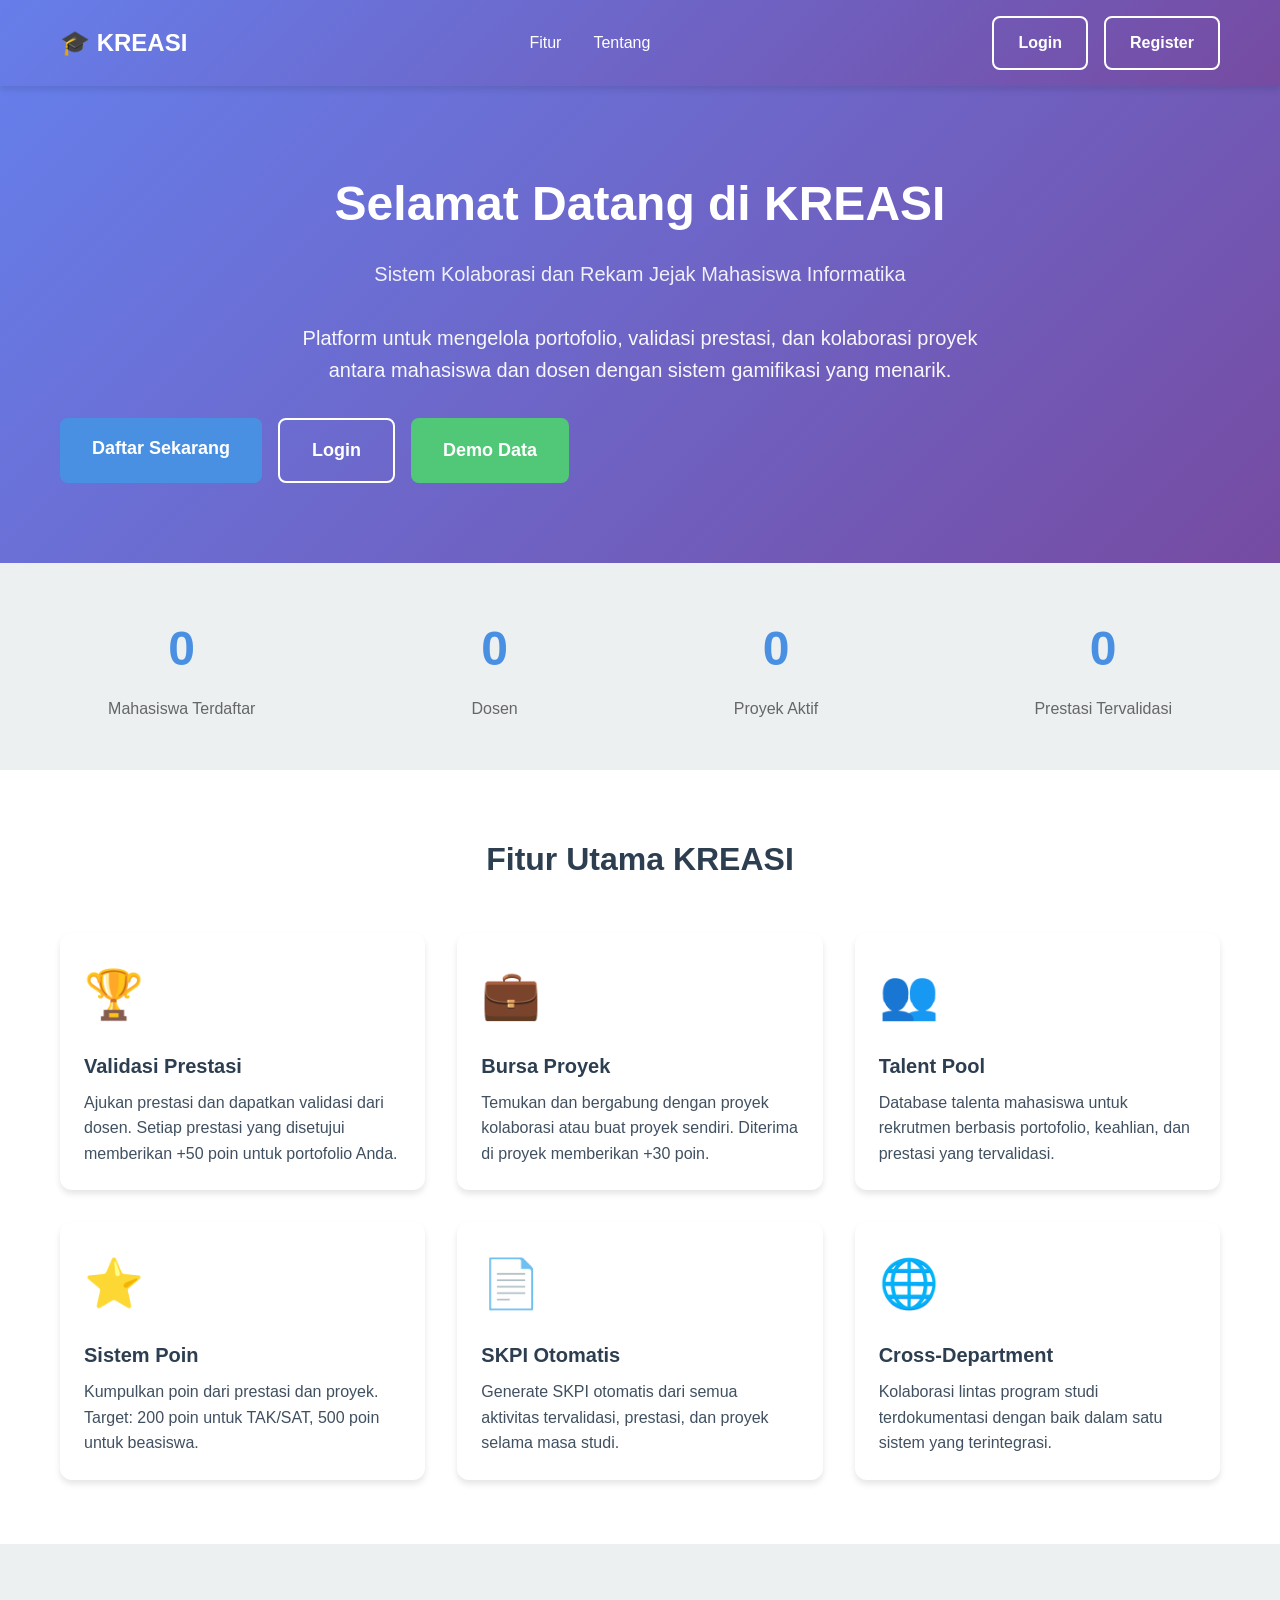
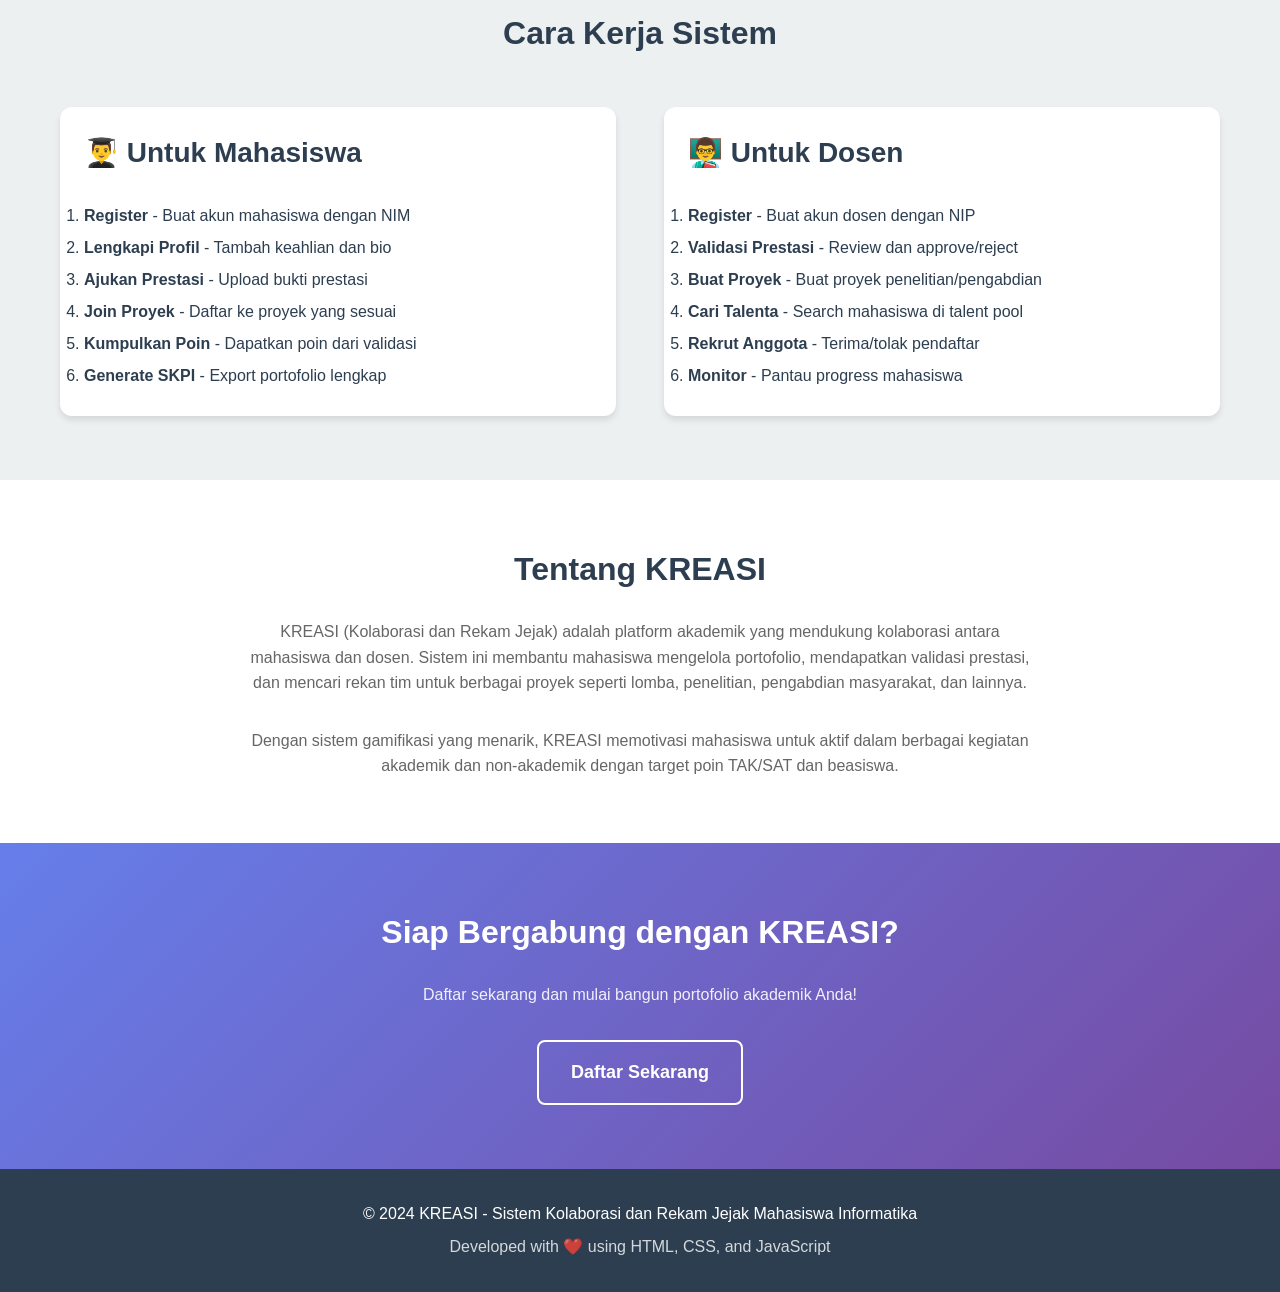
<file: PROJEK/index.html>
<!DOCTYPE html>
<html lang="id">
<head>
    <meta charset="UTF-8">
    <meta name="viewport" content="width=device-width, initial-scale=1.0">
    <title>KREASI - Sistem Kolaborasi dan Rekam Jejak Mahasiswa Informatika</title>
    <link rel="stylesheet" href="css/style.css">
</head>
<body>
    <!-- Navbar -->
    <nav class="navbar">
        <div class="container">
            <a href="index.html" class="navbar-brand">
                🎓 KREASI
            </a>
            <ul class="navbar-menu">
                <li><a href="#features">Fitur</a></li>
                <li><a href="#about">Tentang</a></li>
            </ul>
            <div class="nav-user">
                <a href="pages/login.html" class="btn btn-outline">Login</a>
                <a href="pages/register.html" class="btn btn-outline">Register</a>
            </div>
        </div>
    </nav>

    <!-- Hero Section -->
    <section class="hero">
        <div class="container">
            <h1>Selamat Datang di KREASI</h1>
            <p class="mb-4">Sistem Kolaborasi dan Rekam Jejak Mahasiswa Informatika</p>
            <p style="max-width: 700px; margin: 0 auto 2rem; opacity: 0.95;">
                Platform untuk mengelola portofolio, validasi prestasi, dan kolaborasi proyek 
                antara mahasiswa dan dosen dengan sistem gamifikasi yang menarik.
            </p>
            <div class="d-flex gap-2 justify-center">
                <a href="pages/register.html" class="btn btn-lg btn-primary">Daftar Sekarang</a>
                <a href="pages/login.html" class="btn btn-lg btn-outline">Login</a>
                <button onclick="createDemoData()" class="btn btn-lg btn-secondary">Demo Data</button>
            </div>
        </div>
    </section>

    <!-- Stats Section -->
    <section class="stats">
        <div class="stat-item">
            <h3 id="stat-mahasiswa">0</h3>
            <p>Mahasiswa Terdaftar</p>
        </div>
        <div class="stat-item">
            <h3 id="stat-dosen">0</h3>
            <p>Dosen</p>
        </div>
        <div class="stat-item">
            <h3 id="stat-proyek">0</h3>
            <p>Proyek Aktif</p>
        </div>
        <div class="stat-item">
            <h3 id="stat-prestasi">0</h3>
            <p>Prestasi Tervalidasi</p>
        </div>
    </section>

    <!-- Features Section -->
    <section id="features" style="padding: 4rem 0; background: white;">
        <div class="container">
            <h2 class="text-center mb-5">Fitur Utama KREASI</h2>
            <div class="grid grid-3">
                <!-- Feature 1 -->
                <div class="card">
                    <div class="card-icon">🏆</div>
                    <h3 class="card-title">Validasi Prestasi</h3>
                    <p class="card-text">
                        Ajukan prestasi dan dapatkan validasi dari dosen. Setiap prestasi yang 
                        disetujui memberikan +50 poin untuk portofolio Anda.
                    </p>
                </div>

                <!-- Feature 2 -->
                <div class="card">
                    <div class="card-icon">💼</div>
                    <h3 class="card-title">Bursa Proyek</h3>
                    <p class="card-text">
                        Temukan dan bergabung dengan proyek kolaborasi atau buat proyek sendiri. 
                        Diterima di proyek memberikan +30 poin.
                    </p>
                </div>

                <!-- Feature 3 -->
                <div class="card">
                    <div class="card-icon">👥</div>
                    <h3 class="card-title">Talent Pool</h3>
                    <p class="card-text">
                        Database talenta mahasiswa untuk rekrutmen berbasis portofolio, keahlian, 
                        dan prestasi yang tervalidasi.
                    </p>
                </div>

                <!-- Feature 4 -->
                <div class="card">
                    <div class="card-icon">⭐</div>
                    <h3 class="card-title">Sistem Poin</h3>
                    <p class="card-text">
                        Kumpulkan poin dari prestasi dan proyek. Target: 200 poin untuk TAK/SAT, 
                        500 poin untuk beasiswa.
                    </p>
                </div>

                <!-- Feature 5 -->
                <div class="card">
                    <div class="card-icon">📄</div>
                    <h3 class="card-title">SKPI Otomatis</h3>
                    <p class="card-text">
                        Generate SKPI otomatis dari semua aktivitas tervalidasi, prestasi, 
                        dan proyek selama masa studi.
                    </p>
                </div>

                <!-- Feature 6 -->
                <div class="card">
                    <div class="card-icon">🌐</div>
                    <h3 class="card-title">Cross-Department</h3>
                    <p class="card-text">
                        Kolaborasi lintas program studi terdokumentasi dengan baik dalam satu 
                        sistem yang terintegrasi.
                    </p>
                </div>
            </div>
        </div>
    </section>

    <!-- How It Works -->
    <section id="how" style="padding: 4rem 0; background: var(--light-color);">
        <div class="container">
            <h2 class="text-center mb-5">Cara Kerja Sistem</h2>
            <div class="grid grid-2" style="gap: 3rem;">
                <!-- Mahasiswa Flow -->
                <div class="card">
                    <h3 class="mb-3">👨‍🎓 Untuk Mahasiswa</h3>
                    <ol style="line-height: 2;">
                        <li><strong>Register</strong> - Buat akun mahasiswa dengan NIM</li>
                        <li><strong>Lengkapi Profil</strong> - Tambah keahlian dan bio</li>
                        <li><strong>Ajukan Prestasi</strong> - Upload bukti prestasi</li>
                        <li><strong>Join Proyek</strong> - Daftar ke proyek yang sesuai</li>
                        <li><strong>Kumpulkan Poin</strong> - Dapatkan poin dari validasi</li>
                        <li><strong>Generate SKPI</strong> - Export portofolio lengkap</li>
                    </ol>
                </div>

                <!-- Dosen Flow -->
                <div class="card">
                    <h3 class="mb-3">👨‍🏫 Untuk Dosen</h3>
                    <ol style="line-height: 2;">
                        <li><strong>Register</strong> - Buat akun dosen dengan NIP</li>
                        <li><strong>Validasi Prestasi</strong> - Review dan approve/reject</li>
                        <li><strong>Buat Proyek</strong> - Buat proyek penelitian/pengabdian</li>
                        <li><strong>Cari Talenta</strong> - Search mahasiswa di talent pool</li>
                        <li><strong>Rekrut Anggota</strong> - Terima/tolak pendaftar</li>
                        <li><strong>Monitor</strong> - Pantau progress mahasiswa</li>
                    </ol>
                </div>
            </div>
        </div>
    </section>

    <!-- About Section -->
    <section id="about" style="padding: 4rem 0; background: white;">
        <div class="container text-center">
            <h2 class="mb-3">Tentang KREASI</h2>
            <p style="max-width: 800px; margin: 0 auto 2rem; color: #666;">
                KREASI (Kolaborasi dan Rekam Jejak) adalah platform akademik yang mendukung 
                kolaborasi antara mahasiswa dan dosen. Sistem ini membantu mahasiswa mengelola 
                portofolio, mendapatkan validasi prestasi, dan mencari rekan tim untuk berbagai 
                proyek seperti lomba, penelitian, pengabdian masyarakat, dan lainnya.
            </p>
            <p style="max-width: 800px; margin: 0 auto; color: #666;">
                Dengan sistem gamifikasi yang menarik, KREASI memotivasi mahasiswa untuk aktif 
                dalam berbagai kegiatan akademik dan non-akademik dengan target poin TAK/SAT dan beasiswa.
            </p>
        </div>
    </section>

    <!-- CTA Section -->
    <section style="padding: 4rem 0; background: var(--gradient-1); color: white; text-align: center;">
        <div class="container">
            <h2 class="mb-3">Siap Bergabung dengan KREASI?</h2>
            <p class="mb-4" style="opacity: 0.9;">
                Daftar sekarang dan mulai bangun portofolio akademik Anda!
            </p>
            <a href="pages/register.html" class="btn btn-lg btn-outline">Daftar Sekarang</a>
        </div>
    </section>

    <!-- Footer -->
    <footer>
        <div class="container">
            <p>&copy; 2024 KREASI - Sistem Kolaborasi dan Rekam Jejak Mahasiswa Informatika</p>
            <p style="margin-top: 0.5rem; opacity: 0.8;">
                Developed with ❤️ using HTML, CSS, and JavaScript
            </p>
        </div>
    </footer>

    <!-- Scripts -->
    <script src="js/app.js"></script>
    <script>
        // Update stats on page load
        window.addEventListener('load', function() {
            const stats = getSystemStats();
            document.getElementById('stat-mahasiswa').textContent = stats.totalMahasiswa;
            document.getElementById('stat-dosen').textContent = stats.totalDosen;
            document.getElementById('stat-proyek').textContent = stats.totalProyek;
            document.getElementById('stat-prestasi').textContent = stats.totalPrestasi;
        });
    </script>
</body>
</html>
</file>
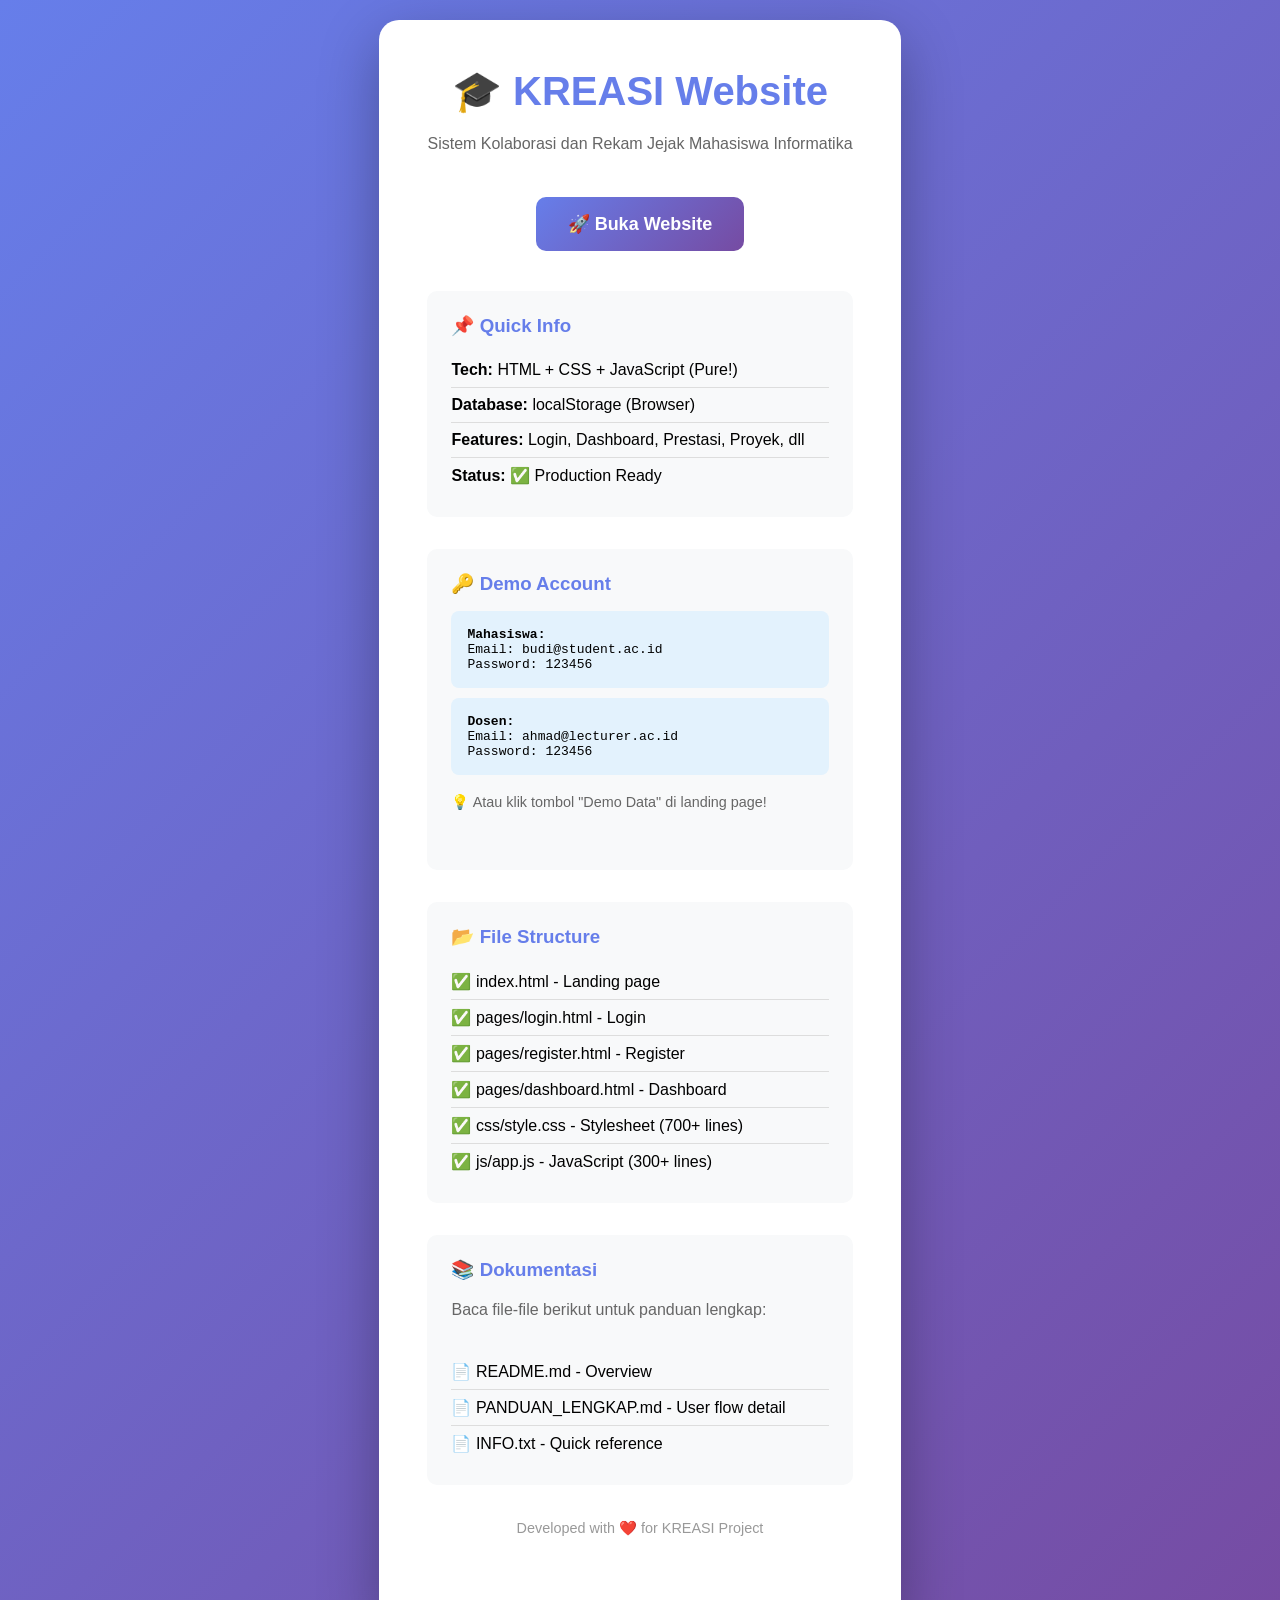
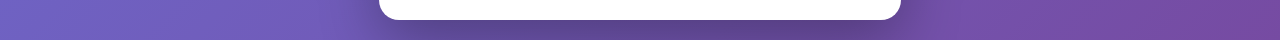
<file: PROJEK/BUKA_WEBSITE.html>
<!DOCTYPE html>
<html lang="id">
<head>
    <meta charset="UTF-8">
    <meta name="viewport" content="width=device-width, initial-scale=1.0">
    <title>Buka Website KREASI</title>
    <style>
        * {
            margin: 0;
            padding: 0;
            box-sizing: border-box;
        }
        body {
            font-family: 'Segoe UI', Tahoma, Geneva, Verdana, sans-serif;
            background: linear-gradient(135deg, #667eea 0%, #764ba2 100%);
            min-height: 100vh;
            display: flex;
            justify-content: center;
            align-items: center;
            padding: 20px;
        }
        .container {
            background: white;
            padding: 3rem;
            border-radius: 20px;
            box-shadow: 0 20px 60px rgba(0,0,0,0.3);
            max-width: 600px;
            text-align: center;
        }
        h1 {
            color: #667eea;
            margin-bottom: 1rem;
            font-size: 2.5rem;
        }
        p {
            color: #666;
            margin-bottom: 2rem;
            line-height: 1.6;
        }
        .btn {
            display: inline-block;
            padding: 1rem 2rem;
            margin: 0.5rem;
            background: linear-gradient(135deg, #667eea 0%, #764ba2 100%);
            color: white;
            text-decoration: none;
            border-radius: 10px;
            font-size: 1.125rem;
            font-weight: 600;
            transition: transform 0.3s, box-shadow 0.3s;
            cursor: pointer;
            border: none;
        }
        .btn:hover {
            transform: translateY(-3px);
            box-shadow: 0 10px 20px rgba(0,0,0,0.2);
        }
        .info-box {
            background: #f8f9fa;
            padding: 1.5rem;
            border-radius: 10px;
            margin: 2rem 0;
            text-align: left;
        }
        .info-box h3 {
            color: #667eea;
            margin-bottom: 1rem;
        }
        .info-box ul {
            list-style: none;
            padding-left: 0;
        }
        .info-box li {
            padding: 0.5rem 0;
            border-bottom: 1px solid #ddd;
        }
        .info-box li:last-child {
            border-bottom: none;
        }
        .demo-account {
            background: #e3f2fd;
            padding: 1rem;
            border-radius: 8px;
            margin-top: 1rem;
            font-family: monospace;
        }
    </style>
</head>
<body>
    <div class="container">
        <h1>🎓 KREASI Website</h1>
        <p>Sistem Kolaborasi dan Rekam Jejak Mahasiswa Informatika</p>
        
        <a href="index.html" class="btn">🚀 Buka Website</a>
        
        <div class="info-box">
            <h3>📌 Quick Info</h3>
            <ul>
                <li><strong>Tech:</strong> HTML + CSS + JavaScript (Pure!)</li>
                <li><strong>Database:</strong> localStorage (Browser)</li>
                <li><strong>Features:</strong> Login, Dashboard, Prestasi, Proyek, dll</li>
                <li><strong>Status:</strong> ✅ Production Ready</li>
            </ul>
        </div>

        <div class="info-box">
            <h3>🔑 Demo Account</h3>
            <div class="demo-account">
                <strong>Mahasiswa:</strong><br>
                Email: budi@student.ac.id<br>
                Password: 123456
            </div>
            <div class="demo-account" style="margin-top: 10px;">
                <strong>Dosen:</strong><br>
                Email: ahmad@lecturer.ac.id<br>
                Password: 123456
            </div>
            <p style="margin-top: 1rem; font-size: 0.9rem;">
                💡 Atau klik tombol "Demo Data" di landing page!
            </p>
        </div>

        <div class="info-box">
            <h3>📂 File Structure</h3>
            <ul>
                <li>✅ index.html - Landing page</li>
                <li>✅ pages/login.html - Login</li>
                <li>✅ pages/register.html - Register</li>
                <li>✅ pages/dashboard.html - Dashboard</li>
                <li>✅ css/style.css - Stylesheet (700+ lines)</li>
                <li>✅ js/app.js - JavaScript (300+ lines)</li>
            </ul>
        </div>

        <div class="info-box">
            <h3>📚 Dokumentasi</h3>
            <p>Baca file-file berikut untuk panduan lengkap:</p>
            <ul>
                <li>📄 README.md - Overview</li>
                <li>📄 PANDUAN_LENGKAP.md - User flow detail</li>
                <li>📄 INFO.txt - Quick reference</li>
            </ul>
        </div>

        <p style="margin-top: 2rem; color: #999; font-size: 0.9rem;">
            Developed with ❤️ for KREASI Project
        </p>
    </div>

    <script>
        // Auto redirect after 3 seconds (optional)
        // setTimeout(() => window.location.href = 'index.html', 3000);
    </script>
</body>
</html>
</file>
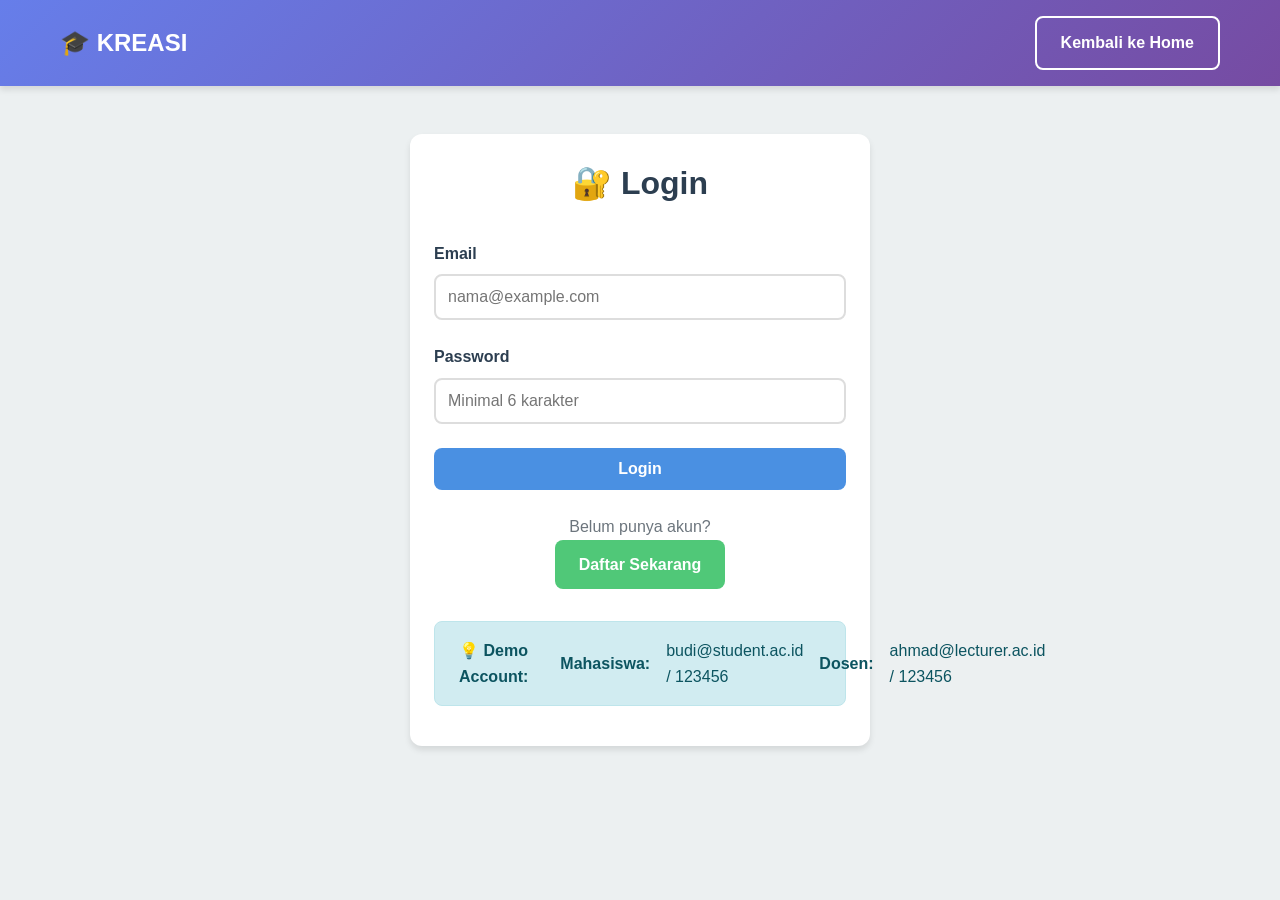
<file: PROJEK/pages/dashboard.html>
<!DOCTYPE html>
<html lang="id">
<head>
    <meta charset="UTF-8">
    <meta name="viewport" content="width=device-width, initial-scale=1.0">
    <title>Dashboard - KREASI</title>
    <link rel="stylesheet" href="../css/style.css">
</head>
<body>
    <nav class="navbar">
        <div class="container">
            <a href="../index.html" class="navbar-brand">🎓 KREASI</a>
            <ul class="navbar-menu"></ul>
            <div class="nav-user"></div>
        </div>
    </nav>

    <div class="container" style="padding: 3rem 20px;">
        <h1 class="mb-4">📊 Dashboard</h1>
        <p class="lead mb-4">Selamat datang, <strong id="userName"></strong>!</p>

        <!-- Mahasiswa Dashboard -->
        <div id="mahasiswaDashboard" class="hidden">
            <div class="grid grid-4 mb-4">
                <div class="card card-gradient-1">
                    <div class="card-icon">⭐</div>
                    <div class="card-number" id="totalPoin">0</div>
                    <div class="card-text">Total Poin</div>
                </div>

                <div class="card card-gradient-2">
                    <div class="card-icon">⏳</div>
                    <div class="card-number" id="prestasiPending">0</div>
                    <div class="card-text">Prestasi Pending</div>
                </div>

                <div class="card card-gradient-3">
                    <div class="card-icon">🏆</div>
                    <div class="card-number" id="prestasiApproved">0</div>
                    <div class="card-text">Prestasi Disetujui</div>
                </div>

                <div class="card card-gradient-4">
                    <div class="card-icon">💼</div>
                    <div class="card-number" id="proyekDiikuti">0</div>
                    <div class="card-text">Proyek Diikuti</div>
                </div>
            </div>

            <!-- Progress Bars -->
            <div class="grid grid-2 mb-4">
                <div class="card">
                    <h3 class="mb-3">📈 Progress TAK/SAT</h3>
                    <p class="text-muted">Target: 200 poin</p>
                    <div class="progress">
                        <div class="progress-bar" id="progressTAK">0/200</div>
                    </div>
                    <p class="text-muted mt-2" id="infoTAK"></p>
                </div>

                <div class="card">
                    <h3 class="mb-3">🎓 Progress Beasiswa</h3>
                    <p class="text-muted">Target: 500 poin</p>
                    <div class="progress">
                        <div class="progress-bar" id="progressBeasiswa" style="background: var(--warning-color);">0/500</div>
                    </div>
                    <p class="text-muted mt-2" id="infoBeasiswa"></p>
                </div>
            </div>

            <!-- Quick Actions -->
            <div class="card">
                <h3 class="mb-3">⚡ Quick Actions</h3>
                <div class="d-flex gap-2" style="flex-wrap: wrap;">
                    <a href="prestasi.html" class="btn btn-primary">➕ Tambah Prestasi</a>
                    <a href="proyek.html" class="btn btn-success">🔍 Cari Proyek</a>
                    <a href="profil.html" class="btn btn-info">👤 Lihat Profil</a>
                    <a href="prestasi.html" class="btn btn-warning">📋 Prestasi Saya</a>
                </div>
            </div>
        </div>

        <!-- Dosen Dashboard -->
        <div id="dosenDashboard" class="hidden">
            <div class="grid grid-3 mb-4">
                <div class="card card-gradient-2">
                    <div class="card-icon">⏳</div>
                    <div class="card-number" id="dosenPrestasiPending">0</div>
                    <div class="card-text">Prestasi Menunggu Validasi</div>
                </div>

                <div class="card card-gradient-3">
                    <div class="card-icon">💼</div>
                    <div class="card-number" id="dosenProyek">0</div>
                    <div class="card-text">Proyek yang Dibuat</div>
                </div>

                <div class="card card-gradient-4">
                    <div class="card-icon">✅</div>
                    <div class="card-number" id="dosenValidasi">0</div>
                    <div class="card-text">Total Validasi</div>
                </div>
            </div>

            <!-- Quick Actions -->
            <div class="card">
                <h3 class="mb-3">⚡ Quick Actions</h3>
                <div class="d-flex gap-2" style="flex-wrap: wrap;">
                    <a href="prestasi.html" class="btn btn-primary">✅ Validasi Prestasi</a>
                    <a href="proyek.html" class="btn btn-success">➕ Buat Proyek</a>
                    <a href="talent-pool.html" class="btn btn-info">👥 Talent Pool</a>
                    <a href="proyek.html" class="btn btn-warning">💼 Semua Proyek</a>
                </div>
            </div>
        </div>
    </div>

    <footer>
        <div class="container">
            <p>&copy; 2024 KREASI</p>
        </div>
    </footer>

    <script src="../js/app.js"></script>
    <script>
        const user = dataManager.getCurrentUser();
        if (!user) {
            window.location.href = 'login.html';
        }

        document.getElementById('userName').textContent = user.nama;

        if (user.role === 'mahasiswa') {
            document.getElementById('mahasiswaDashboard').classList.remove('hidden');
            
            // Calculate stats
            const prestasi = dataManager.getPrestasiByUser(user.id);
            const pending = prestasi.filter(p => p.status === 'pending').length;
            const approved = prestasi.filter(p => p.status === 'approved').length;
            
            const proyek = dataManager.getProyek();
            const proyekDiikuti = proyek.filter(p => 
                p.anggota && p.anggota.some(a => a.userId === user.id && a.status === 'accepted')
            ).length;
            
            const poin = calculatePoin(user);
            
            // Update UI
            document.getElementById('totalPoin').textContent = poin;
            document.getElementById('prestasiPending').textContent = pending;
            document.getElementById('prestasiApproved').textContent = approved;
            document.getElementById('proyekDiikuti').textContent = proyekDiikuti;
            
            // Progress bars
            const percentTAK = Math.min((poin / 200) * 100, 100);
            const percentBeasiswa = Math.min((poin / 500) * 100, 100);
            
            document.getElementById('progressTAK').style.width = percentTAK + '%';
            document.getElementById('progressTAK').textContent = `${poin}/200`;
            document.getElementById('progressBeasiswa').style.width = percentBeasiswa + '%';
            document.getElementById('progressBeasiswa').textContent = `${poin}/500`;
            
            document.getElementById('infoTAK').textContent = poin >= 200 ? 
                '✅ Target tercapai!' : `Butuh ${200 - poin} poin lagi`;
            document.getElementById('infoBeasiswa').textContent = poin >= 500 ? 
                '✅ Target tercapai!' : `Butuh ${500 - poin} poin lagi`;
                
        } else if (user.role === 'dosen') {
            document.getElementById('dosenDashboard').classList.remove('hidden');
            
            const allPrestasi = dataManager.getPrestasi();
            const pending = allPrestasi.filter(p => p.status === 'pending').length;
            const validated = allPrestasi.filter(p => p.validatorId === user.id).length;
            
            const proyek = dataManager.getProyek();
            const proyekDibuat = proyek.filter(p => p.pembuatId === user.id).length;
            
            document.getElementById('dosenPrestasiPending').textContent = pending;
            document.getElementById('dosenProyek').textContent = proyekDibuat;
            document.getElementById('dosenValidasi').textContent = validated;
        }
    </script>
</body>
</html>
</file>
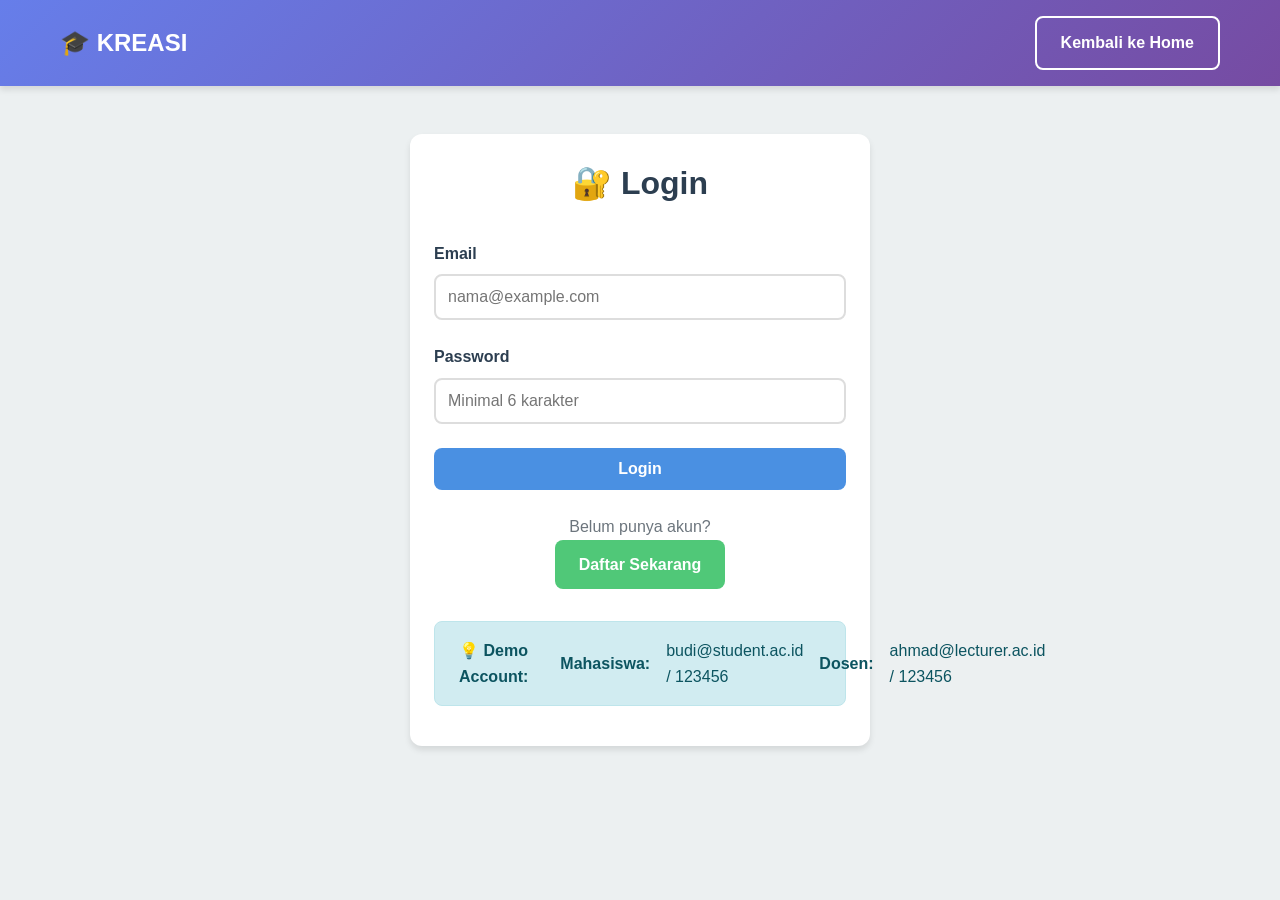
<file: PROJEK/pages/login.html>
<!DOCTYPE html>
<html lang="id">
<head>
    <meta charset="UTF-8">
    <meta name="viewport" content="width=device-width, initial-scale=1.0">
    <title>Login - KREASI</title>
    <link rel="stylesheet" href="../css/style.css">
</head>
<body>
    <!-- Navbar -->
    <nav class="navbar">
        <div class="container">
            <a href="../index.html" class="navbar-brand">🎓 KREASI</a>
            <a href="../index.html" class="btn btn-outline">Kembali ke Home</a>
        </div>
    </nav>

    <!-- Login Form -->
    <div class="container" style="max-width: 500px; padding: 3rem 20px;">
        <div class="card">
            <h2 class="text-center mb-4">🔐 Login</h2>
            <form id="loginForm" onsubmit="handleLogin(event)">
                <div class="form-group">
                    <label class="form-label">Email</label>
                    <input type="email" class="form-control" id="email" required 
                           placeholder="nama@example.com">
                </div>

                <div class="form-group">
                    <label class="form-label">Password</label>
                    <input type="password" class="form-control" id="password" required 
                           placeholder="Minimal 6 karakter">
                </div>

                <button type="submit" class="btn btn-primary" style="width: 100%;">
                    Login
                </button>
            </form>

            <div class="text-center mt-3">
                <p class="text-muted">Belum punya akun?</p>
                <a href="register.html" class="btn btn-secondary">Daftar Sekarang</a>
            </div>

            <div class="alert alert-info mt-4">
                <strong>💡 Demo Account:</strong><br>
                <strong>Mahasiswa:</strong> budi@student.ac.id / 123456<br>
                <strong>Dosen:</strong> ahmad@lecturer.ac.id / 123456
            </div>
        </div>
    </div>

    <!-- Scripts -->
    <script src="../js/app.js"></script>
    <script>
        function handleLogin(e) {
            e.preventDefault();
            
            const email = document.getElementById('email').value;
            const password = document.getElementById('password').value;
            
            const user = dataManager.login(email, password);
            
            if (user) {
                showToast(`Selamat datang, ${user.nama}!`, 'success');
                setTimeout(() => {
                    window.location.href = 'dashboard.html';
                }, 1000);
            } else {
                showToast('Email atau password salah!', 'error');
            }
        }
    </script>
</body>
</html>
</file>
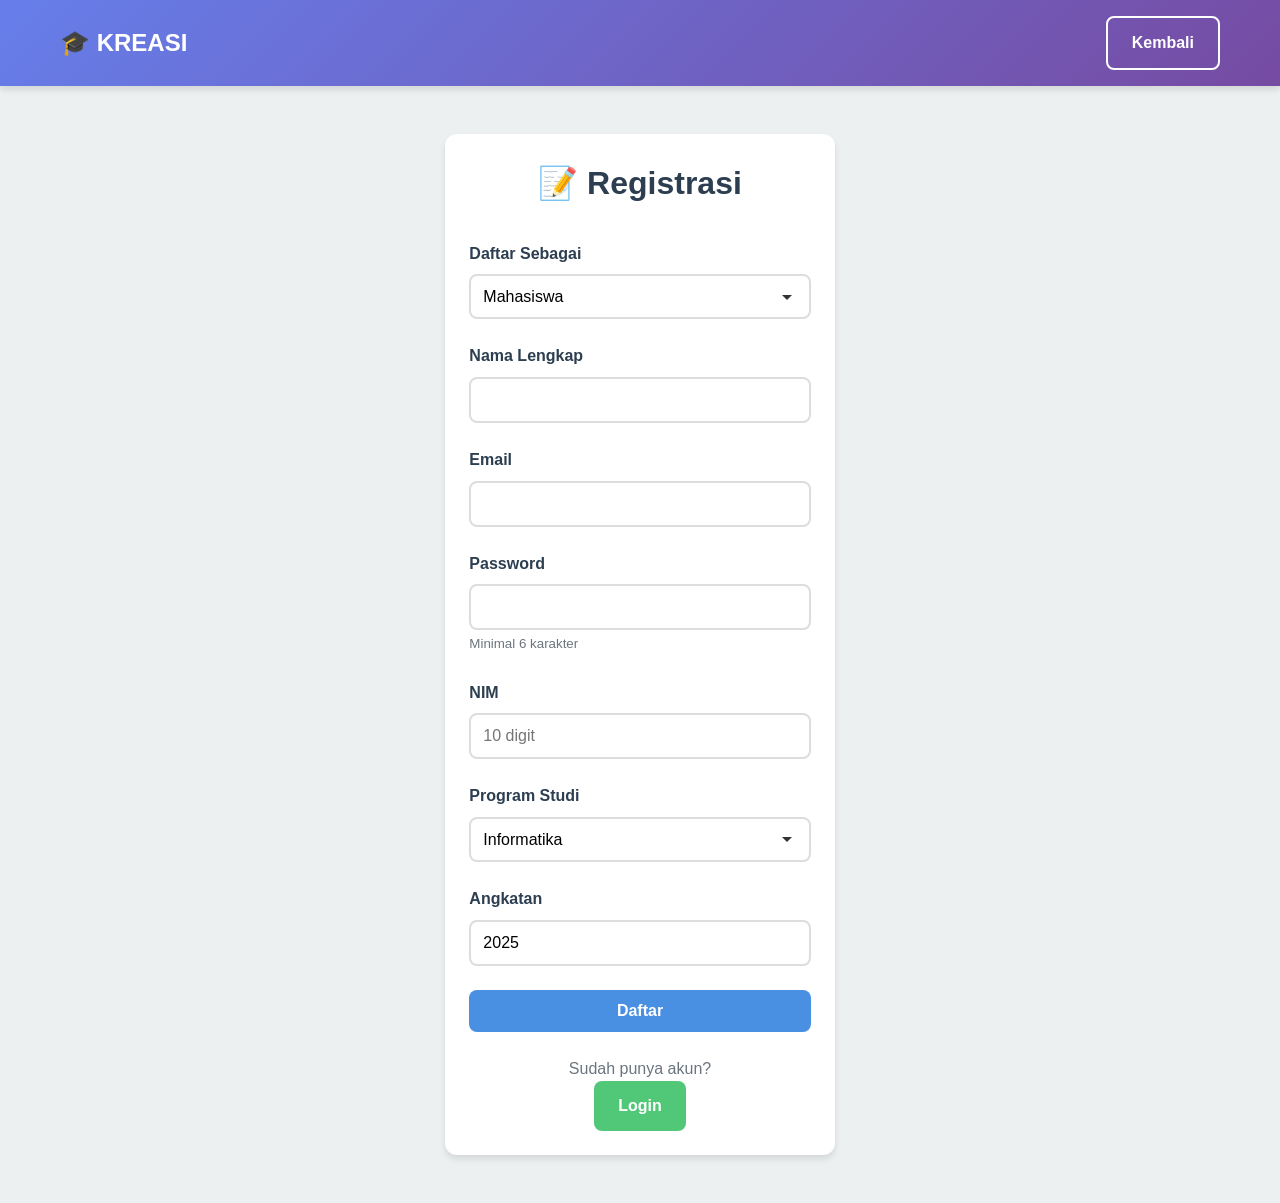
<file: PROJEK/pages/register.html>
<!DOCTYPE html>
<html lang="id">
<head>
    <meta charset="UTF-8">
    <meta name="viewport" content="width=device-width, initial-scale=1.0">
    <title>Register - KREASI</title>
    <link rel="stylesheet" href="../css/style.css">
</head>
<body>
    <nav class="navbar">
        <div class="container">
            <a href="../index.html" class="navbar-brand">🎓 KREASI</a>
            <a href="../index.html" class="btn btn-outline">Kembali</a>
        </div>
    </nav>

    <div class="container" style="max-width: 600px; padding: 3rem 20px;">
        <div class="card">
            <h2 class="text-center mb-4">📝 Registrasi</h2>
            
            <!-- Role Selection -->
            <div class="form-group">
                <label class="form-label">Daftar Sebagai</label>
                <select class="form-control form-select" id="role" onchange="toggleRoleFields()">
                    <option value="mahasiswa">Mahasiswa</option>
                    <option value="dosen">Dosen</option>
                </select>
            </div>

            <form id="registerForm" onsubmit="handleRegister(event)">
                <!-- Common Fields -->
                <div class="form-group">
                    <label class="form-label">Nama Lengkap</label>
                    <input type="text" class="form-control" id="nama" required>
                </div>

                <div class="form-group">
                    <label class="form-label">Email</label>
                    <input type="email" class="form-control" id="email" required>
                </div>

                <div class="form-group">
                    <label class="form-label">Password</label>
                    <input type="password" class="form-control" id="password" required minlength="6">
                    <small class="text-muted">Minimal 6 karakter</small>
                </div>

                <!-- Mahasiswa Fields -->
                <div id="mahasiswaFields">
                    <div class="form-group">
                        <label class="form-label">NIM</label>
                        <input type="text" class="form-control" id="nim" placeholder="10 digit">
                    </div>

                    <div class="form-group">
                        <label class="form-label">Program Studi</label>
                        <select class="form-control form-select" id="prodi">
                            <option>Informatika</option>
                            <option>Sistem Informasi</option>
                            <option>Teknik Komputer</option>
                            <option>Teknologi Informasi</option>
                        </select>
                    </div>

                    <div class="form-group">
                        <label class="form-label">Angkatan</label>
                        <input type="number" class="form-control" id="angkatan" value="2025">
                    </div>
                </div>

                <!-- Dosen Fields -->
                <div id="dosenFields" class="hidden">
                    <div class="form-group">
                        <label class="form-label">NIP</label>
                        <input type="text" class="form-control" id="nip" placeholder="18 digit">
                    </div>

                    <div class="form-group">
                        <label class="form-label">Jurusan</label>
                        <select class="form-control form-select" id="jurusan">
                            <option>Informatika</option>
                            <option>Sistem Informasi</option>
                            <option>Teknik Komputer</option>
                        </select>
                    </div>

                    <div class="form-group">
                        <label class="form-label">Jabatan</label>
                        <input type="text" class="form-control" id="jabatan" placeholder="Contoh: Lektor">
                    </div>
                </div>

                <button type="submit" class="btn btn-primary" style="width: 100%;">
                    Daftar
                </button>
            </form>

            <div class="text-center mt-3">
                <p class="text-muted">Sudah punya akun?</p>
                <a href="login.html" class="btn btn-secondary">Login</a>
            </div>
        </div>
    </div>

    <script src="../js/app.js"></script>
    <script>
        function toggleRoleFields() {
            const role = document.getElementById('role').value;
            document.getElementById('mahasiswaFields').classList.toggle('hidden', role !== 'mahasiswa');
            document.getElementById('dosenFields').classList.toggle('hidden', role !== 'dosen');
        }

        function handleRegister(e) {
            e.preventDefault();
            
            const role = document.getElementById('role').value;
            const userData = {
                id: generateId(),
                nama: document.getElementById('nama').value,
                email: document.getElementById('email').value,
                password: document.getElementById('password').value,
                role: role,
                keahlian: [],
                createdAt: new Date().toISOString()
            };

            if (role === 'mahasiswa') {
                userData.nim = document.getElementById('nim').value;
                userData.prodi = document.getElementById('prodi').value;
                userData.angkatan = parseInt(document.getElementById('angkatan').value);
            } else {
                userData.nip = document.getElementById('nip').value;
                userData.jurusan = document.getElementById('jurusan').value;
                userData.jabatan = document.getElementById('jabatan').value;
            }

            // Check if email exists
            if (dataManager.getUserByEmail(userData.email)) {
                showToast('Email sudah terdaftar!', 'error');
                return;
            }

            dataManager.saveUser(userData);
            showToast('Registrasi berhasil! Silakan login.', 'success');
            setTimeout(() => {
                window.location.href = 'login.html';
            }, 1500);
        }
    </script>
</body>
</html>
</file>
<file: PROJEK/css/style.css>
/* ========== KREASI - Main Stylesheet ========== */

/* Variables */
:root {
    --primary-color: #4a90e2;
    --secondary-color: #50c878;
    --accent-color: #ff6b6b;
    --dark-color: #2c3e50;
    --light-color: #ecf0f1;
    --success-color: #27ae60;
    --warning-color: #f39c12;
    --danger-color: #e74c3c;
    --info-color: #3498db;
    --gradient-1: linear-gradient(135deg, #667eea 0%, #764ba2 100%);
    --gradient-2: linear-gradient(135deg, #f093fb 0%, #f5576c 100%);
    --gradient-3: linear-gradient(135deg, #4facfe 0%, #00f2fe 100%);
    --gradient-4: linear-gradient(135deg, #43e97b 0%, #38f9d7 100%);
    --shadow-sm: 0 2px 4px rgba(0,0,0,0.1);
    --shadow-md: 0 4px 6px rgba(0,0,0,0.1);
    --shadow-lg: 0 10px 15px rgba(0,0,0,0.1);
    --transition: all 0.3s ease;
}

/* Reset & Base */
* {
    margin: 0;
    padding: 0;
    box-sizing: border-box;
}

body {
    font-family: 'Segoe UI', Tahoma, Geneva, Verdana, sans-serif;
    line-height: 1.6;
    color: var(--dark-color);
    background: var(--light-color);
    min-height: 100vh;
    display: flex;
    flex-direction: column;
}

/* Typography */
h1, h2, h3, h4, h5, h6 {
    font-weight: 600;
    margin-bottom: 1rem;
}

h1 { font-size: 2.5rem; }
h2 { font-size: 2rem; }
h3 { font-size: 1.75rem; }
h4 { font-size: 1.5rem; }
h5 { font-size: 1.25rem; }
h6 { font-size: 1rem; }

/* Container */
.container {
    max-width: 1200px;
    margin: 0 auto;
    padding: 0 20px;
}

/* Navbar */
.navbar {
    background: var(--gradient-1);
    padding: 1rem 0;
    box-shadow: var(--shadow-md);
    position: sticky;
    top: 0;
    z-index: 1000;
}

.navbar .container {
    display: flex;
    justify-content: space-between;
    align-items: center;
}

.navbar-brand {
    font-size: 1.5rem;
    font-weight: bold;
    color: white;
    text-decoration: none;
    display: flex;
    align-items: center;
    gap: 0.5rem;
}

.navbar-menu {
    display: flex;
    list-style: none;
    gap: 2rem;
    align-items: center;
}

.navbar-menu a {
    color: white;
    text-decoration: none;
    transition: var(--transition);
    display: flex;
    align-items: center;
    gap: 0.5rem;
}

.navbar-menu a:hover {
    opacity: 0.8;
    transform: translateY(-2px);
}

.nav-user {
    display: flex;
    align-items: center;
    gap: 1rem;
}

.nav-avatar {
    width: 40px;
    height: 40px;
    border-radius: 50%;
    background: white;
    display: flex;
    align-items: center;
    justify-content: center;
    font-weight: bold;
    color: var(--primary-color);
}

.badge {
    background: var(--danger-color);
    color: white;
    padding: 2px 8px;
    border-radius: 12px;
    font-size: 0.75rem;
    font-weight: bold;
}

/* Hero Section */
.hero {
    background: var(--gradient-1);
    color: white;
    padding: 5rem 0;
    text-align: center;
}

.hero h1 {
    font-size: 3rem;
    margin-bottom: 1rem;
    animation: fadeInDown 0.8s;
}

.hero p {
    font-size: 1.25rem;
    margin-bottom: 2rem;
    opacity: 0.9;
}

/* Buttons */
.btn {
    display: inline-block;
    padding: 0.75rem 1.5rem;
    border: none;
    border-radius: 8px;
    font-size: 1rem;
    font-weight: 600;
    text-decoration: none;
    cursor: pointer;
    transition: var(--transition);
    text-align: center;
}

.btn:hover {
    transform: translateY(-2px);
    box-shadow: var(--shadow-lg);
}

.btn-primary {
    background: var(--primary-color);
    color: white;
}

.btn-secondary {
    background: var(--secondary-color);
    color: white;
}

.btn-success {
    background: var(--success-color);
    color: white;
}

.btn-danger {
    background: var(--danger-color);
    color: white;
}

.btn-warning {
    background: var(--warning-color);
    color: white;
}

.btn-info {
    background: var(--info-color);
    color: white;
}

.btn-outline {
    background: transparent;
    border: 2px solid white;
    color: white;
}

.btn-lg {
    padding: 1rem 2rem;
    font-size: 1.125rem;
}

.btn-sm {
    padding: 0.5rem 1rem;
    font-size: 0.875rem;
}

/* Cards */
.card {
    background: white;
    border-radius: 12px;
    padding: 1.5rem;
    box-shadow: var(--shadow-md);
    transition: var(--transition);
    height: 100%;
}

.card:hover {
    transform: translateY(-5px);
    box-shadow: var(--shadow-lg);
}

.card-gradient-1 { background: var(--gradient-1); color: white; }
.card-gradient-2 { background: var(--gradient-2); color: white; }
.card-gradient-3 { background: var(--gradient-3); color: white; }
.card-gradient-4 { background: var(--gradient-4); color: white; }

.card-icon {
    font-size: 3rem;
    margin-bottom: 1rem;
}

.card-title {
    font-size: 1.25rem;
    margin-bottom: 0.5rem;
}

.card-text {
    opacity: 0.9;
}

.card-number {
    font-size: 2.5rem;
    font-weight: bold;
    margin: 0.5rem 0;
}

/* Grid System */
.grid {
    display: grid;
    gap: 2rem;
}

.grid-2 { grid-template-columns: repeat(2, 1fr); }
.grid-3 { grid-template-columns: repeat(3, 1fr); }
.grid-4 { grid-template-columns: repeat(4, 1fr); }

/* Forms */
.form-group {
    margin-bottom: 1.5rem;
}

.form-label {
    display: block;
    margin-bottom: 0.5rem;
    font-weight: 600;
}

.form-control {
    width: 100%;
    padding: 0.75rem;
    border: 2px solid #ddd;
    border-radius: 8px;
    font-size: 1rem;
    transition: var(--transition);
}

.form-control:focus {
    outline: none;
    border-color: var(--primary-color);
    box-shadow: 0 0 0 3px rgba(74, 144, 226, 0.1);
}

.form-select {
    appearance: none;
    background: white url("data:image/svg+xml,%3Csvg xmlns='http://www.w3.org/2000/svg' width='12' height='12' viewBox='0 0 12 12'%3E%3Cpath fill='%23333' d='M6 9L1 4h10z'/%3E%3C/svg%3E") no-repeat right 1rem center;
    padding-right: 2.5rem;
}

textarea.form-control {
    resize: vertical;
    min-height: 100px;
}

/* Alert */
.alert {
    padding: 1rem 1.5rem;
    border-radius: 8px;
    margin-bottom: 1rem;
    display: flex;
    align-items: center;
    gap: 1rem;
}

.alert-success {
    background: #d4edda;
    color: #155724;
    border: 1px solid #c3e6cb;
}

.alert-danger {
    background: #f8d7da;
    color: #721c24;
    border: 1px solid #f5c6cb;
}

.alert-warning {
    background: #fff3cd;
    color: #856404;
    border: 1px solid #ffeaa7;
}

.alert-info {
    background: #d1ecf1;
    color: #0c5460;
    border: 1px solid #bee5eb;
}

/* Modal */
.modal {
    display: none;
    position: fixed;
    top: 0;
    left: 0;
    width: 100%;
    height: 100%;
    background: rgba(0,0,0,0.7);
    z-index: 2000;
    justify-content: center;
    align-items: center;
}

.modal.active {
    display: flex;
}

.modal-content {
    background: white;
    padding: 2rem;
    border-radius: 12px;
    max-width: 600px;
    width: 90%;
    max-height: 90vh;
    overflow-y: auto;
    animation: modalSlideIn 0.3s;
}

.modal-header {
    display: flex;
    justify-content: space-between;
    align-items: center;
    margin-bottom: 1.5rem;
}

.modal-close {
    background: none;
    border: none;
    font-size: 1.5rem;
    cursor: pointer;
    color: #999;
}

/* Table */
.table-responsive {
    overflow-x: auto;
}

table {
    width: 100%;
    border-collapse: collapse;
    background: white;
    border-radius: 8px;
    overflow: hidden;
}

thead {
    background: var(--primary-color);
    color: white;
}

th, td {
    padding: 1rem;
    text-align: left;
}

tbody tr {
    border-bottom: 1px solid #eee;
    transition: var(--transition);
}

tbody tr:hover {
    background: #f8f9fa;
}

/* Progress Bar */
.progress {
    background: #e0e0e0;
    border-radius: 20px;
    height: 30px;
    overflow: hidden;
    margin: 1rem 0;
}

.progress-bar {
    height: 100%;
    background: var(--success-color);
    display: flex;
    align-items: center;
    justify-content: center;
    color: white;
    font-weight: bold;
    transition: width 0.5s ease;
}

/* Stats */
.stats {
    display: flex;
    justify-content: space-around;
    padding: 3rem 0;
    text-align: center;
}

.stat-item h3 {
    font-size: 3rem;
    color: var(--primary-color);
    margin-bottom: 0.5rem;
}

.stat-item p {
    color: #666;
}

/* Footer */
footer {
    background: var(--dark-color);
    color: white;
    text-align: center;
    padding: 2rem 0;
    margin-top: auto;
}

/* Utilities */
.mt-1 { margin-top: 0.5rem; }
.mt-2 { margin-top: 1rem; }
.mt-3 { margin-top: 1.5rem; }
.mt-4 { margin-top: 2rem; }
.mt-5 { margin-top: 3rem; }

.mb-1 { margin-bottom: 0.5rem; }
.mb-2 { margin-bottom: 1rem; }
.mb-3 { margin-bottom: 1.5rem; }
.mb-4 { margin-bottom: 2rem; }
.mb-5 { margin-bottom: 3rem; }

.text-center { text-align: center; }
.text-right { text-align: right; }
.text-muted { color: #6c757d; }

.d-flex { display: flex; }
.justify-between { justify-content: space-between; }
.align-center { align-items: center; }
.gap-1 { gap: 0.5rem; }
.gap-2 { gap: 1rem; }
.gap-3 { gap: 1.5rem; }

.hidden { display: none !important; }

/* Animations */
@keyframes fadeInDown {
    from {
        opacity: 0;
        transform: translateY(-20px);
    }
    to {
        opacity: 1;
        transform: translateY(0);
    }
}

@keyframes modalSlideIn {
    from {
        transform: translateY(-50px);
        opacity: 0;
    }
    to {
        transform: translateY(0);
        opacity: 1;
    }
}

@keyframes fadeIn {
    from { opacity: 0; }
    to { opacity: 1; }
}

/* Responsive */
@media (max-width: 768px) {
    .grid-2, .grid-3, .grid-4 {
        grid-template-columns: 1fr;
    }
    
    .navbar-menu {
        flex-direction: column;
        gap: 1rem;
    }
    
    .hero h1 {
        font-size: 2rem;
    }
    
    .stats {
        flex-direction: column;
        gap: 2rem;
    }
}

/* Loading Spinner */
.spinner {
    border: 3px solid #f3f3f3;
    border-top: 3px solid var(--primary-color);
    border-radius: 50%;
    width: 40px;
    height: 40px;
    animation: spin 1s linear infinite;
    margin: 2rem auto;
}

@keyframes spin {
    0% { transform: rotate(0deg); }
    100% { transform: rotate(360deg); }
}

/* Toast Notification */
.toast {
    position: fixed;
    top: 20px;
    right: 20px;
    padding: 1rem 1.5rem;
    border-radius: 8px;
    background: white;
    box-shadow: var(--shadow-lg);
    z-index: 3000;
    animation: slideInRight 0.3s;
    max-width: 300px;
}

@keyframes slideInRight {
    from {
        transform: translateX(400px);
        opacity: 0;
    }
    to {
        transform: translateX(0);
        opacity: 1;
    }
}

.toast-success { border-left: 4px solid var(--success-color); }
.toast-error { border-left: 4px solid var(--danger-color); }
.toast-warning { border-left: 4px solid var(--warning-color); }
.toast-info { border-left: 4px solid var(--info-color); }
</file>
